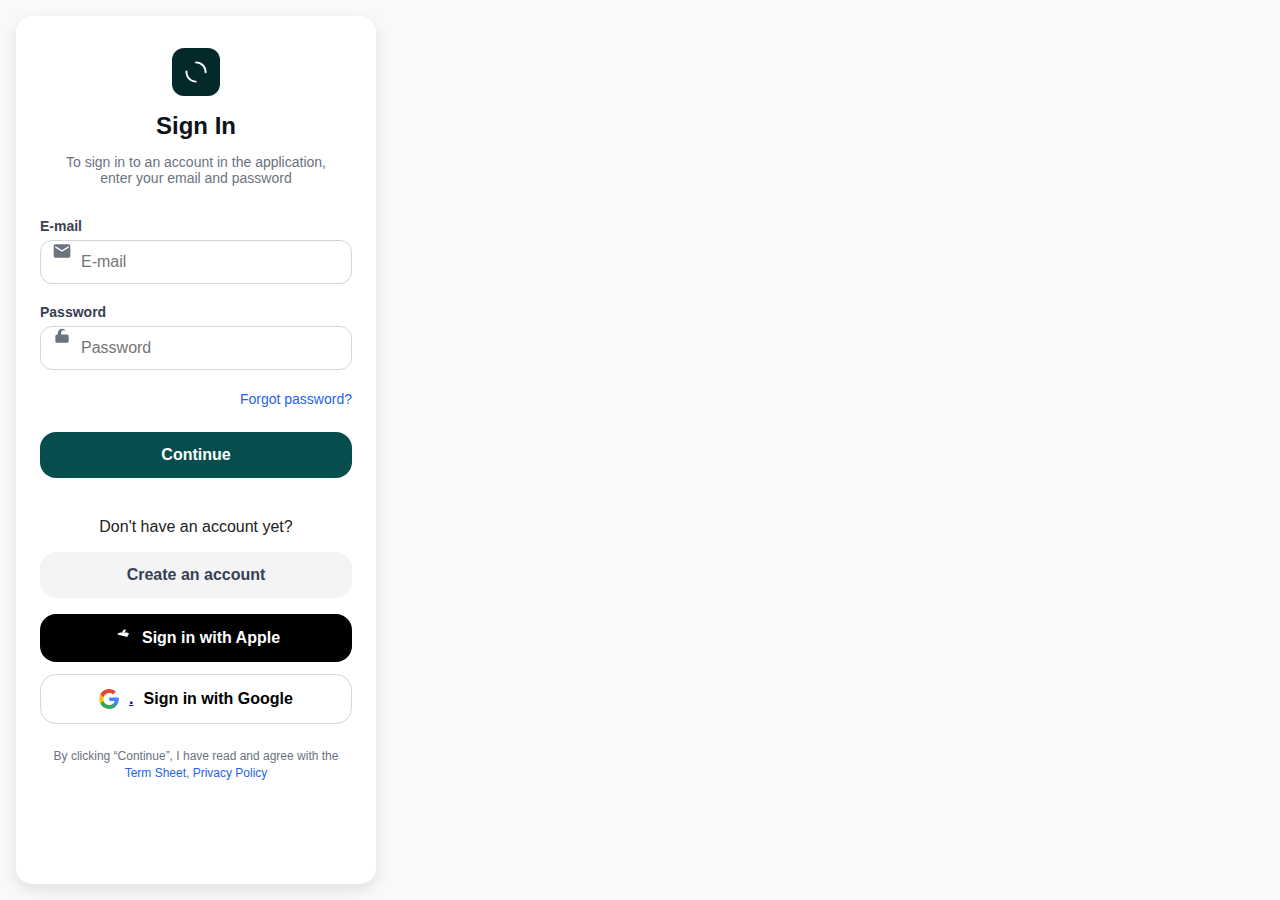
<file: index.html>
<!DOCTYPE html>
<html lang="en">
<head>
    <link rel="stylesheet" href="Style.css">
    <meta charset="UTF-8">
    <meta name="viewport" content="width=device-width, initial-scale=1.0">
    <title>Document</title>
</head>
<body>
      <div class="container" role="main" aria-label="Sign in form">
    <div class="logo" aria-hidden="true">
      <!-- Spinner icon -->
      <svg viewBox="0 0 50 50">
        <path fill="none" stroke="currentColor" stroke-width="4" stroke-linecap="round" stroke-dasharray="31.4 31.4" d="M25 5a20 20 0 1 1-0.001 0"/>
      </svg>
    </div>
    <h1>Sign In</h1>
    <p class="subtitle">To sign in to an account in the application,<br> enter your email and password</p>
    <form>
      <div class="input-group">
        <label for="email" class="sr-only">E-mail</label>
        <svg aria-hidden="true" viewBox="0 0 24 24"><path d="M20 4H4a2 2 0 0 0-2 2v12a2 2 0 0 0 2 2h16a2 2 0 0 0 2-2V6a2 2 0 0 0-2-2Zm0 4-8 5-8-5V6l8 5 8-5Z"/></svg>
        <input type="email" id="email" name="email" placeholder="E-mail" required autocomplete="email" />
      </div>
      <div class="input-group">
        <label for="password" class="sr-only">Password</label>
        <svg aria-hidden="true" viewBox="0 0 24 24"><path d="M17 9V7a5 5 0 0 0-10 0v2H6a2 2 0 0 0-2 2v6a2 2 0 0 0 2 2h12a2 2 0 0 0 2-2v-6a2 2 0 0 0-2-2h-1Zm-6 0V7a3 3 0 0 1 6 0v2Z"/></svg>
        <input type="password" id="password" name="password" placeholder="Password" required autocomplete="current-password" />
      </div>
      <div class="forgot-password">
        <a href="#">Forgot password?</a>
      </div>
      <a href="Home.html">
      <button type="submit" class="continue">Continue</button>
      </a>
    </form>
    <p>Don't have an account yet?</p>
    <a href="Home.html">
    <button class="create-account">Create an account</button></a>
    <button class="social-button social-apple" type="button" aria-label="Sign in with Apple">
      <svg viewBox="0 0 24 24" fill="currentColor" aria-hidden="true">
        <path d="M16.365 1.43c-1.05.05-2.32.726-3.04 1.61-.66.79-1.235 2.06-1.03 3.27 1.1.05 2.38-.7 3.06-1.59.65-.83 1.15-2.03 1.01-3.29Zm2.2 9.43c-.03-2.44 1.97-3.6 2.06-3.66-1.12-1.62-2.87-1.84-3.48-1.87-1.48-.15-2.9.87-3.65.87-.76 0-1.94-.84-3.2-.82-1.65.02-3.18.97-4.04 2.47-1.73 3- .44 7.44 1.24 9.88.83 1.3 1.82 2.75 3.13 2.7 1.25-.06 1.72-.8 3.22-.8 1.5 0 1.94.8 3.27.78 1.38-.02 2.25-1.3 3.07-2.63.97-1.66 1.37-3.28 1.39-3.37-.03-.01-2.67-1.02-2.7-4.04Z"/>
      </svg>
      Sign in with Apple
    </button>
    <button class="social-button social-google" type="button"  aria-label="Sign in with Google" >
      <svg xmlns="http://www.w3.org/2000/svg" viewBox="0 0 533.5 544.3" aria-hidden="true">
        <path fill="#4285F4" d="M533.5 278.4c0-17.4-1.5-34.1-4.3-50.3H272v95.4h146.9c-6.3 34-25.4 62.7-54.3 81.9v67h87.7c51.3-47.3 81.2-116.8 81.2-193z"/>
        <path fill="#34A853" d="M272 544.3c73.2 0 134.7-24.3 179.6-65.9l-87.7-67c-24.4 16.3-55.8 26-91.9 26-70.7 0-130.6-47.7-152-111.8h-89v70.2c44.7 88.1 136.6 148.5 241 148.5z"/>
        <path fill="#FBBC05" d="M120 321.7c-10.7-31.8-10.7-66.3 0-98.1v-70.3h-89c-38.6 75.1-38.6 164.3 0 239.4l89-70.3z"/>
        <path fill="#EA4335" d="M272 107.7c39.6 0 75.2 13.6 103.3 40.5l77.4-77.4C399.8 24.7 344.5 0 272 0 167.6 0 75.7 60.4 31 148.5l89 70.3c21.1-64.2 81-111.1 152-111.1z"/>
      </svg>
      <a href="https://www.pinterest.com/pin/300756081386863840/">.</a>
      Sign in with Google
    </button>
    <p class="footer-text">
      By clicking “Continue”, I have read and agree with the
      <a href="#" target="_blank" rel="noopener">Term Sheet</a>, <a href="#" target="_blank" rel="noopener">Privacy Policy</a>
    </p>
  </div>
</body>
</html>
</file>
<file: Style.css>
@import url('https://fonts.googleapis.com/css2?family=Inter&display=swap');

  * {
    box-sizing: border-box;
  }
  body {
    margin: 0;
    font-family: 'Inter', sans-serif;
    background: #f9fafb;
    display: flex;
    height: 100vh;
  }
  svg {
    color: white;
  }
  .container {
    background: #fff;
    padding: 32px 24px 40px;
    width: 360px;
    border-radius: 16px;
    box-shadow: 0 6px 15px rgb(0 0 0 / 0.1);
    text-align: center;
  }
  .logo {
    width: 48px;
    height: 48px;
    margin: 0 auto 16px;
    background: #03292b; /* giả lập màu logo */
    border-radius: 12px;
    display: flex;
    justify-content: center;
    align-items: center;
  }
  /* icon load spinner in svg */
  .logo svg {
    width: 24px;
    height: 24px;
    animation: spin 1.5s linear infinite;
    fill: white;
  }
  @keyframes spin {
    100% { transform: rotate(360deg);}
  }
  h1 {
    font-weight: 600;
    font-size: 24px;
    color: #0c1217;
    margin-bottom: 8px;
  }
  p.subtitle {
    font-size: 14px;
    color: #6b7280;
    margin-bottom: 32px;
  }
  form {
    text-align: left;
  }
  label {
    font-weight: 600;
    font-size: 14px;
    color: #374151;
    display: block;
    margin-bottom: 6px;
  }
  .input-group {
    position: relative;
    margin-bottom: 20px;
  }
  .input-group input {
    width: 100%;
    padding: 12px 12px 12px 40px;
    border-radius: 12px;
    border: 1px solid #d1d5db;
    font-size: 16px;
    color: #111827;
    outline: none;
    transition: border-color 0.3s;
  }
  .input-group input:focus {
    border-color: #0ea5e9;
    box-shadow: 0 0 5px #0ea5e9;
  }
  .input-group svg {
    position: absolute;
    top: 50%;
    left: 12px;
    transform: translateY(-50%);
    width: 20px;
    height: 20px;
    fill: #6b7280;
  }
  .forgot-password {
    text-align: right;
    margin-bottom: 24px;
  }
  .forgot-password a {
    font-size: 14px;
    color: #2563eb;
    text-decoration: none;
  }
  .forgot-password a:hover {
    text-decoration: underline;
  }
  button.continue {
    width: 100%;
    padding: 14px 0;
    background: linear-gradient(90deg, #064e4e 0%, #064e4e 100%);
    border: none;
    border-radius: 16px;
    color: white;
    font-weight: 600;
    font-size: 16px;
    cursor: pointer;
    margin-bottom: 24px;
    transition: background 0.3s;
  }
  button.continue:hover {
    background: linear-gradient(90deg, #076969 0%, #0ea5e9 100%);
  }
  .create-account {
    width: 100%;
    padding: 14px 0;
    background: #f3f4f6;
    border: none;
    border-radius: 16px;
    color: #374151;
    font-weight: 600;
    font-size: 16px;
    cursor: pointer;
    margin-bottom: 16px;
  }
  .create-account:hover {
    background: #e5e7eb;
  }
  .social-button {
    width: 100%;
    padding: 14px 0;
    border: none;
    border-radius: 16px;
    font-weight: 600;
    font-size: 16px;
    cursor: pointer;
    display: flex;
    align-items: center;
    justify-content: center;
    margin-bottom: 12px;
    gap: 10px;
    user-select: none;
  }
  .social-apple {
    background: #000;
    color: #fff;
  }
  .social-google {
    background: #fff;
    color: #000;
    border: 1px solid #d1d5db;
  }
  .social-apple:hover {
    background: #333;
  }
  .social-google:hover {
    background: #f3f4f6;
  }
  .social-button svg {
    width: 20px;
    height: 20px;
  }
  .footer-text {
    font-size: 12px;
    color: #6b7280;
    margin-top: 24px;
    line-height: 1.4;
  }
  .footer-text a {
    color: #2563eb;
    text-decoration: none;
  }
  .footer-text a:hover {
    text-decoration: underline;
  }
      /* Reset cơ bản */
    * {
      box-sizing: border-box;
    }
    body {
      font-family: Arial, sans-serif;
      background-color: #fff;
      color: #222;
    }
    .profile {
      max-width: 420px;
      margin: auto;
      border: 1px solid #ddd;
      padding: 16px;
      border-radius: 8px;
    }
    .profile__image-container {
      width: 100%;
      height: 200px;
      background: url('https://images.unsplash.com/photo-1581546961020-3e0a16b64570?auto=format&fit=crop&w=800&q=80') center center/cover no-repeat;
      border-radius: 8px;
      margin-bottom: 12px;
    }
    .profile__info {
      display: flex;
      align-items: center;
      margin-bottom: 16px;
    }
    .profile__avatar {
      width: 60px;
      height: 60px;
      border-radius: 50%;
      margin-right: 12px;
      object-fit: cover;
    }
    .profile__name {
      font-weight: 700;
      font-size: 18px;
      margin-bottom: 4px;
    }
    .profile__location {
      font-size: 14px;
      color: #666;
    }
    .profile__rating {
      display: flex;
      align-items: center;
      margin-left: auto;
      font-size: 14px;
      color: #f4b400; /* màu vàng sao */
      font-weight: 600;
    }
    .profile__rating-stars {
      margin-right: 6px;
    }
    .profile__description {
      font-size: 15px;
      line-height: 1.4;
      margin-bottom: 24px;
      color: #444;
    }
    .profile__button-container {
      display: flex;
      justify-content: space-between;
    }
    .profile__button {
      flex: 1;
      padding: 12px 0;
      border-radius: 6px;
      font-size: 15px;
      font-weight: 600;
      cursor: pointer;
      border: none;
      transition: background-color 0.3s ease;
      margin: 0 4px;
    }
    .profile__button--budget {
      background-color: #e0f2ff;
      color: #00ff80;
    }
    .profile__button--budget:hover {
      background-color: #cce9ff;
    }
    .profile__button--book {
      background-color: #007bff;
      color: white;
    }
    .profile__button--book:hover {
      background-color: #0056b3;
    }

body {
  font-family: sans-serif;
  background-color: #f9f9f9;
  padding: 1rem;
}

.dashboard__header {
  display: flex;
  margin-bottom: 1rem;
  margin-top: 0px;

}

.dashboard__user-info {
  display: flex;
  align-items: center;
  gap: 0.75rem;
}

.dashboard__avatar {
  width: 40px;
  height: 40px;
  border-radius: 50%;
}

.dashboard__greeting {
  font-size: 14px;
}

.dashboard__icons {
  display: flex;
  gap: 0.75rem;
}

.dashboard__icon {
  font-size: 18px;
  cursor: pointer;
}

.account-card {
  background: linear-gradient(#076969 );
  color: white;
  padding: 1.2rem;
  border-radius: 16px;
  margin-bottom: 1.5rem;
}

.account-card__top {
  display: flex;
  justify-content: space-between;
  font-size: 14px;
}

.account-card__type {
  font-size: 13px;
  margin-top: 0.5rem;
}

.account-card__balance {
  font-size: 24px;
  font-weight: bold;
  margin-top: 0.5rem;
}

.services__title {
  font-size: 16px;
  margin-bottom: 0.75rem;
}

.services__grid {
  display: grid;
  grid-template-columns: repeat(4, 1fr);
  gap: 1rem;
}

.service {
  background: #fff;
  padding: 1rem;
  border-radius: 12px;
  text-align: center;
  box-shadow: 0 1px 4px rgba(0, 0, 0, 0.05);
}

.service__icon {
  font-size: 20px;
  margin-bottom: 0.5rem;
}

.service__label {
  font-size: 12px;
  color: #333;
}
</file>
